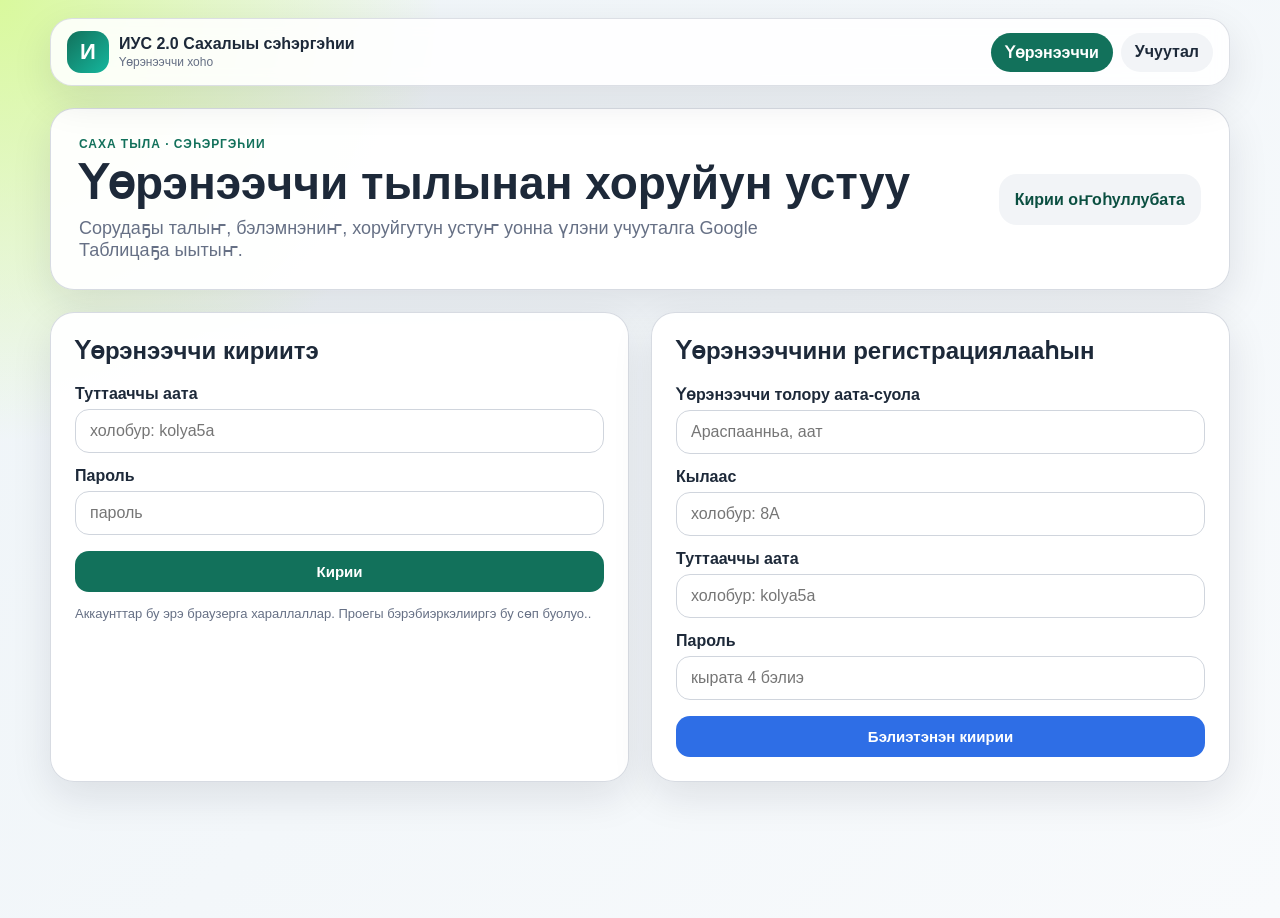
<file: index.html>
<!DOCTYPE html>
<html lang="sah">
<head>
  <meta charset="UTF-8">
  <meta http-equiv="Cache-Control" content="no-cache, no-store, must-revalidate">
  <meta http-equiv="Pragma" content="no-cache">
  <meta http-equiv="Expires" content="0">
  <meta name="viewport" content="width=device-width, initial-scale=1.0">
  <title>ИУС 2.0 — ученик</title>
  <link rel="stylesheet" href="styles.css?v=20260622">
</head>
<body>
<header class="topbar">
  <a class="brand" href="index.html">
    <span class="brand-mark">И</span>
    <span><strong>ИУС 2.0 Сахалыы сэhэргэhии</strong><small>Үөрэнээччи хоhо</small></span>
  </a>
  <nav class="topnav">
    <a class="active" href="index.html">Үөрэнээччи</a>
    <a href="expert.html">Учуутал</a>
  </nav>
</header>

<main class="container wide">
  <section class="hero-card">
    <div>
      <p class="eyebrow">Саха тыла · сэһэргэһии</p>
      <h1>Үөрэнээччи тылынан хоруйун устуу</h1>
      <p class="lead">Сорудаҕы талыҥ, бэлэмнэниҥ, хоруйгутун устуҥ уонна үлэни учууталга Google Таблицаҕа ыытыҥ.</p>
    </div>
    <div class="status-card" id="session-status">Кирии оҥоһуллубата</div>
  </section>

  <section id="auth-view" class="grid two auth-grid">
    <div class="panel">
      <h2>Үөрэнээччи кириитэ</h2>
      <label>Туттааччы аата</label>
      <input id="login-name" type="text" placeholder="холобур: kolya5a" autocomplete="username">
      <label>Пароль</label>
      <input id="login-password" type="password" placeholder="пароль" autocomplete="current-password">
      <button class="primary full" onclick="loginUser()">Кирии</button>
      <p class="hint">Аккаунттар бу эрэ браузерга хараллаллар. Проегы бэрэбиэркэлииргэ бу сөп буолуо..</p>
    </div>
    <div class="panel">
      <h2>Үөрэнээччини регистрациялааһын</h2>
      <label>Үөрэнээччи толору аата-суола</label>
      <input id="reg-fullname" type="text" placeholder="Араспаанньа, аат">
      <label>Кылаас</label>
      <input id="reg-class" type="text" placeholder="холобур: 8А">
      <label>Туттааччы аата</label>
      <input id="reg-login" type="text" placeholder="холобур: kolya5a" autocomplete="username">
      <label>Пароль</label>
      <input id="reg-password" type="password" placeholder="кырата 4 бэлиэ" autocomplete="new-password">
      <button class="secondary full" onclick="registerUser()">Бэлиэтэнэн киирии</button>
    </div>
  </section>

  <section id="student-view" class="hidden">
    <div class="student-head panel compact">
      <div>
        <h2 id="student-title">Үөрэнээччи хоhо</h2>
        <p class="muted" id="student-subtitle"></p>
      </div>
      <div class="student-actions">
        <button class="ghost" onclick="loadTasks(true)">🔄 Сорудахтары саҥардыҥ</button>
        <button class="ghost" onclick="resetStudentProgress()">Төннөрүҥ</button>
        <button class="danger-light" onclick="logout()">Тахсыы</button>
      </div>
    </div>

    <div id="tabs" class="tabs" role="tablist" aria-label="Срудахтар"></div>

    <div class="grid main-grid">
      <article id="task-content" class="task-box"></article>

      <aside class="controls-box">
        <div class="timer-card">
          <span id="timer-label">Бэлэмнэнии кэмэ</span>
          <strong id="time">01:00</strong>
        </div>
        <div class="buttons stacked">
          <button id="timer-btn" onclick="toggleTimer()">▶ Таймеры холбооҥ</button>
          <button id="ready-record-btn" class="ready-btn" onclick="startAnswerNow()">✅ Бэлэммин — устууну саҕалыахха</button>
          <button id="record-btn" class="record-off" onclick="toggleRecording()" disabled>🎙 Устууну саҕалааҥ</button>
        </div>
        <p id="record-status" class="muted center">Таймеры күүтэ түһүөххэ эбэтэр «Бэлэммин — устууну саҕалыахха» баттааҥ.</p>

        <div id="audio-playback-container" class="hidden result-box">
          <h3>Хоруй уһулунна</h3>
          <audio id="audio-playback" controls></audio>
          <label>Үөрэнээччи санаата</label>
          <textarea id="student-note" rows="4" placeholder="Учууталга санааны халларыы"></textarea>
          <button id="send-submission-btn" class="primary full" onclick="sendSubmissionToTeacher()">📤 Үлэни учууталга ыытыҥ</button>
          <button class="ghost full" onclick="downloadSubmission()">⬇ JSON скачайдыыр эбии вариант</button>
          <p id="apps-script-status" class="hint"></p>
        </div>
      </aside>
    </div>
  </section>
</main>

<div id="toast" class="toast hidden"></div>
<script src="apps-script-config.js?v=20260622"></script>
<script>
const USERS_KEY = 'saha_exam_users_v3_clean';
const SESSION_KEY = 'saha_exam_session_v3_clean';
const APPS_SCRIPT_FALLBACK_MESSAGE = 'Apps Script не настроен. Проверьте apps-script-config.js';

let tasks = [];
let currentTaskId = '1';
let timer = null;
let timeLeft = 60;
let isPreparing = true;
let mediaRecorder = null;
let audioChunks = [];
let currentAudio = null;
let currentUser = null;
let activeStream = null;

const fallbackTasks = [
  {id:'1', tabTitle:'1 сорудах\nАаҕыы', title:'1 сорудах. Тиэкиһи ааҕыы', prepSeconds:60, answerSeconds:120, instruction:'Тиэкиһи болҕойон аах. 1 мүнүүтэ бэлэмнэн.', content:'Саха сылгыта – тымныыны тулуйар дьикти боруода.\n\nСаха сылгыта – аан дойдуга саамай тымныыны тулуйар дьиэ кыыла. Бу сылгылар тоҕус ый устата аһаҕас халлаан анныгар сылдьаллар, сиртэн-буортан астарын булуналлар.'},
  {id:'2', tabTitle:'2 сорудах\nКэпсээһин', title:'2 сорудах. Тиэкиһи кэпсээһин', prepSeconds:60, answerSeconds:180, instruction:'Аахпыт тиэкискин сиһилии кэпсээ.', content:'Кэпсээһин: сүрүн санааны, уратыны, түмүгү кэпсээ.'},
  {id:'3', tabTitle:'3 сорудах\nСэһэргээһии', title:'3 сорудах. Сэһэргээһии', prepSeconds:60, answerSeconds:180, instruction:'Тиэмэттэн биирин талан кэпсээҥ.', content:'1. Хартыынаны ойуулааһын.\n2. Проблемнай тиэмэ: Саха тыла — төрүт тыл.\n3. Олоххо буолбут түгэн.'},
  {id:'4', tabTitle:'4 сорудах\nКэпсэтии', title:'4 сорудах. Ыйытыыларга эппиэттээһин', prepSeconds:0, answerSeconds:180, instruction:'Ыйытыыларга толору хоруйу биэр.', content:'1. Саха тылын хайдах харыстыахха сөбүй?\n2. Оскуола хайдах көмөлөһүөн сөбүй?'}
];

function getAppsScriptUrl() {
  const rawUrl = String(window.APPS_SCRIPT_WEB_APP_URL || '').trim();
  if (!rawUrl) return '';
  return rawUrl.replace(/\/dev(\?.*)?$/, '/exec').replace(/\?.*$/, '');
}
function isAppsScriptConfigured() {
  const url = getAppsScriptUrl();
  return Boolean(url && url.startsWith('https://script.google.com/'));
}
function appsScriptJsonp(action, params = {}) {
  return new Promise((resolve, reject) => {
    if (!isAppsScriptConfigured()) return reject(new Error(APPS_SCRIPT_FALLBACK_MESSAGE));
    const callbackName = 'iusCb_' + Date.now() + '_' + Math.random().toString(36).slice(2);
    const query = new URLSearchParams({ action, callback: callbackName, _: Date.now().toString(), ...params });
    const script = document.createElement('script');
    const cleanup = () => { delete window[callbackName]; script.remove(); };
    window[callbackName] = data => { cleanup(); resolve(data); };
    script.onerror = () => { cleanup(); reject(new Error('Apps Script хоруйун ылар кыаллыбата')); };
    script.src = getAppsScriptUrl() + '?' + query.toString();
    document.body.appendChild(script);
  });
}
function postToAppsScriptByForm(payload) {
  return new Promise((resolve, reject) => {
    if (!isAppsScriptConfigured()) return reject(new Error(APPS_SCRIPT_FALLBACK_MESSAGE));
    const iframeName = 'iusSubmitFrame_' + Date.now();
    const iframe = document.createElement('iframe');
    iframe.name = iframeName;
    iframe.style.display = 'none';
    const form = document.createElement('form');
    form.method = 'POST';
    form.action = getAppsScriptUrl();
    form.target = iframeName;
    form.enctype = 'application/x-www-form-urlencoded';
    form.style.display = 'none';
    const input = document.createElement('input');
    input.type = 'hidden';
    input.name = 'payload';
    input.value = JSON.stringify(payload);
    form.appendChild(input);
    let finished = false;
    const cleanup = () => setTimeout(() => { form.remove(); iframe.remove(); }, 1000);
    iframe.onload = () => { if (finished) return; finished = true; cleanup(); resolve(); };
    document.body.appendChild(iframe);
    document.body.appendChild(form);
    form.submit();
    setTimeout(() => { if (!finished) { finished = true; cleanup(); resolve(); } }, 4500);
  });
}
async function postAndVerify(payload, workId) {
  await postToAppsScriptByForm(payload);
  for (let i = 0; i < 6; i++) {
    await sleep(1000);
    try {
      const check = await appsScriptJsonp('get', { id: workId });
      if (check && check.ok && check.item) return check.item;
    } catch (e) {}
  }
  throw new Error('Үлэ таблицаҕа тахсыбата. Бука диэн, Apps Script-ы бэрэбиэркэлээҥ');
}
function sleep(ms) { return new Promise(r => setTimeout(r, ms)); }

function getUsers() { return JSON.parse(localStorage.getItem(USERS_KEY) || '[]'); }
function saveUsers(users) { localStorage.setItem(USERS_KEY, JSON.stringify(users)); }
async function hashPassword(value) {
  if (window.crypto && crypto.subtle) {
    const data = new TextEncoder().encode(value);
    const hash = await crypto.subtle.digest('SHA-256', data);
    return Array.from(new Uint8Array(hash)).map(b => b.toString(16).padStart(2, '0')).join('');
  }
  return btoa(unescape(encodeURIComponent(value)));
}
function makeId(prefix) { return prefix + '-' + Date.now().toString(36) + '-' + Math.random().toString(36).slice(2, 8); }
function showToast(message, type = 'ok') {
  const toast = document.getElementById('toast');
  toast.textContent = message;
  toast.className = 'toast ' + type;
  setTimeout(() => toast.className = 'toast hidden', 3500);
}
async function registerUser() {
  const fullName = document.getElementById('reg-fullname').value.trim();
  const className = document.getElementById('reg-class').value.trim();
  const login = document.getElementById('reg-login').value.trim().toLowerCase();
  const password = document.getElementById('reg-password').value;
  if (!fullName || !className || !login || !password) return showToast('Бары күүлэри толоруҥ', 'error');
  if (password.length < 4) return showToast('Пароль кырата 4 бэлиэлээх буолуохтаах', 'error');
  const users = getUsers();
  if (users.some(u => u.login === login)) return showToast('Инник логин баар', 'error');
  const user = { id: makeId('student'), role:'student', fullName, className, login, passwordHash: await hashPassword(password), createdAt: new Date().toISOString() };
  users.push(user); saveUsers(users);
  localStorage.setItem(SESSION_KEY, JSON.stringify({ userId: user.id }));
  startSession(user);
}
async function loginUser() {
  const login = document.getElementById('login-name').value.trim().toLowerCase();
  const passwordHash = await hashPassword(document.getElementById('login-password').value);
  const user = getUsers().find(u => u.login === login && u.passwordHash === passwordHash && u.role === 'student');
  if (!user) return showToast('Киирэр аат эбэтэр пароль сыыһа', 'error');
  localStorage.setItem(SESSION_KEY, JSON.stringify({ userId: user.id }));
  startSession(user);
}
function restoreSession() {
  const session = JSON.parse(localStorage.getItem(SESSION_KEY) || 'null');
  if (!session) return;
  const user = getUsers().find(u => u.id === session.userId);
  if (user && user.role === 'student') startSession(user);
}
async function startSession(user) {
  currentUser = user;
  document.getElementById('auth-view').classList.add('hidden');
  document.getElementById('student-view').classList.remove('hidden');
  document.getElementById('session-status').textContent = `${user.fullName} · ${user.className}`;
  document.getElementById('student-title').textContent = `Кабинет ученика: ${user.fullName}`;
  document.getElementById('student-subtitle').textContent = `Класс: ${user.className}. Үлэни устуҥ уонна учууталга ыытыҥ.`;
  await loadTasks(false);
  updateAppsScriptStatus();
}
function logout() { localStorage.removeItem(SESSION_KEY); location.reload(); }
async function loadTasks(manual) {
  try {
    if (!isAppsScriptConfigured()) throw new Error(APPS_SCRIPT_FALLBACK_MESSAGE);
    const data = await appsScriptJsonp('listTasks');
    if (!data || !data.ok || !data.tasks || !data.tasks.length) throw new Error(data?.error || 'Сорудахтар көстүбэтилэр');
    tasks = data.tasks;
    if (manual) showToast('Сорудахтар саҥардылыннылар');
  } catch (error) {
    tasks = fallbackTasks;
    if (manual) showToast('аблицатан сорудахтары угар кыаллыбата, ис сорудахтар холбоннулар.', 'warn');
  }
  currentTaskId = String(tasks[0]?.id || '1');
  renderTabs();
  renderTask();
}
function renderTabs() {
  const tabs = document.getElementById('tabs');
  tabs.innerHTML = tasks.map(task => `<button class="tab-btn ${String(task.id) === String(currentTaskId) ? 'active' : ''}" onclick="showTask('${escapeAttr(task.id)}')">${escapeHTML(task.tabTitle || task.title).replace(/\n/g, '<br>')}</button>`).join('');
}
function getCurrentTask() { return tasks.find(t => String(t.id) === String(currentTaskId)) || tasks[0] || fallbackTasks[0]; }
function renderTask() {
  const task = getCurrentTask();
  const hasImage = Boolean(task.image?.fileId || task.imageFileId || task.image?.directUrl);
  const imageBlock = hasImage
    ? `<div id="task-image-box" class="task-image-box"><div class="image-loading">🖼 Сорудах хартыынатын угабыт...</div></div>`
    : '';

  document.getElementById('task-content').innerHTML = `
    <div class="task-header">
      <span class="badge">Сорудах ${escapeHTML(task.id)}</span>
      <h2>${escapeHTML(task.title)}</h2>
    </div>
    <p class="instruction"><em>${escapeHTML(task.instruction)}</em></p>
    ${imageBlock}
    <div class="content-body prewrap">${escapeHTML(task.content)}</div>
  `;

  if (hasImage) loadTaskImageForStudent(task);
  resetTimerLogic();
}

async function loadTaskImageForStudent(task) {
  const box = document.getElementById('task-image-box');
  if (!box) return;

  const showImage = (src) => {
    box.innerHTML = '';
    const img = document.createElement('img');
    img.src = src;
    img.alt = 'Ойуулааһын сорудаҕын хартыыната';
    img.className = 'task-image';
    box.appendChild(img);
  };

  try {
    const response = await appsScriptJsonp('getTaskImage', { id: task.id });
    if (response && response.ok && response.dataUrl) {
      showImage(response.dataUrl);
      return;
    }
    throw new Error(response?.error || 'Хартыына тутулла илик');
  } catch (error) {
    if (task.image?.directUrl) {
      showImage(task.image.directUrl);
      return;
    }
    box.innerHTML = '<div class="image-error">Хартыынаны угар кыаллыбата. «Сорудахтары саҥардыҥ» баттааҥ эбэтэр учууталга биллэриҥ.</div>';
  }
}
function showTask(id) { currentTaskId = String(id); renderTabs(); renderTask(); }
function resetTimerLogic() {
  clearInterval(timer); timer = null; stopRecordingIfNeeded(); currentAudio = null;
  const task = getCurrentTask();
  isPreparing = Number(task.prepSeconds || 0) > 0;
  timeLeft = isPreparing ? Number(task.prepSeconds) : Number(task.answerSeconds || 180);
  document.getElementById('timer-btn').innerText = '▶ Устууну саҕалааҥ';
  document.getElementById('timer-label').innerText = isPreparing ? 'Бэлэмнэнии кэмэ' : 'Хоруйдууруҥ';
  document.getElementById('time').innerText = formatTime(timeLeft);
  document.getElementById('record-btn').disabled = isPreparing;
  document.getElementById('record-btn').innerText = '🎙 Устууну саҕалааҥ';
  document.getElementById('record-btn').className = 'record-off';
  const readyBtn = document.getElementById('ready-record-btn');
  readyBtn.classList.toggle('hidden', !isPreparing); readyBtn.disabled = !isPreparing;
  document.getElementById('record-status').textContent = isPreparing ? 'Таймеры күүтэ түһүөххэ эбэтэр «Бэлэммин — устууну саҕалыахха» баттааҥ.' : 'Хоруйу тута устуохха сөп.';
  document.getElementById('audio-playback-container').classList.add('hidden');
  document.getElementById('audio-playback').removeAttribute('src');
  document.getElementById('student-note').value = '';
}
function formatTime(seconds) { const m = Math.floor(seconds / 60).toString().padStart(2,'0'); const s = (seconds % 60).toString().padStart(2,'0'); return `${m}:${s}`; }
function toggleTimer() {
  if (timer) { clearInterval(timer); timer = null; document.getElementById('timer-btn').innerText = '▶ Таймеры салҕааҥ'; }
  else { document.getElementById('timer-btn').innerText = '⏸ Таймеры тохтотуҥ'; timer = setInterval(updateTimer, 1000); }
}
function switchToAnswerMode(message) {
  clearInterval(timer); timer = null;
  const task = getCurrentTask();
  isPreparing = false; timeLeft = Number(task.answerSeconds || 180);
  document.getElementById('timer-label').innerText = 'Хоруйдууруҥ';
  document.getElementById('time').innerText = formatTime(timeLeft);
  document.getElementById('record-btn').disabled = false;
  document.getElementById('ready-record-btn').classList.add('hidden');
  document.getElementById('ready-record-btn').disabled = true;
  document.getElementById('record-status').textContent = message || 'Хоруйу устуохха сөп.';
}
async function startAnswerNow() {
  switchToAnswerMode('Хоруй устуутун саҕалыыбыт...');
  const started = await toggleRecording();
  if (started) { document.getElementById('timer-btn').innerText = '⏸ Таймеры тохтотуҥ'; timer = setInterval(updateTimer, 1000); }
  else { document.getElementById('timer-btn').innerText = '▶ Хоруй таймерын холбооҥ'; }
}
function updateTimer() {
  if (timeLeft <= 0) {
    clearInterval(timer); timer = null;
    if (isPreparing) { showToast('Бэлэмнэнии кэмэ бүттэ!'); switchToAnswerMode('Устуу кнопкатын баттааҥ уонна куоласкытынан хоруйдааҥ.'); }
    else { showToast('Бириэмэ бүттэ!', 'warn'); if (mediaRecorder && mediaRecorder.state === 'recording') stopRecordingIfNeeded(); }
    return;
  }
  timeLeft--; document.getElementById('time').innerText = formatTime(timeLeft);
}
function getSupportedMimeType() { return ['audio/webm;codecs=opus','audio/webm','audio/ogg;codecs=opus','audio/mp4'].find(t => window.MediaRecorder && MediaRecorder.isTypeSupported(t)) || ''; }
async function toggleRecording() {
  const recordBtn = document.getElementById('record-btn');
  if (!navigator.mediaDevices || !navigator.mediaDevices.getUserMedia) { showToast('Браузер микрофону өйөөбөт', 'error'); return false; }
  if (recordBtn.classList.contains('record-off')) {
    try {
      audioChunks = [];
      const mimeType = getSupportedMimeType();
      activeStream = await navigator.mediaDevices.getUserMedia({ audio: true });
      mediaRecorder = new MediaRecorder(activeStream, mimeType ? { mimeType } : undefined);
      mediaRecorder.ondataavailable = e => { if (e.data && e.data.size > 0) audioChunks.push(e.data); };
      mediaRecorder.onstop = async () => {
        const type = mediaRecorder.mimeType || 'audio/webm';
        const audioBlob = new Blob(audioChunks, { type });
        const audioUrl = URL.createObjectURL(audioBlob);
        currentAudio = { blob: audioBlob, dataUrl: await blobToDataURL(audioBlob), mimeType: type, size: audioBlob.size };
        document.getElementById('audio-playback').src = audioUrl;
        document.getElementById('audio-playback-container').classList.remove('hidden');
        document.getElementById('record-status').textContent = 'Устуу бэлэм. Үлэни учууталга ыытыҥ.';
        stopTracks();
      };
      mediaRecorder.start();
      recordBtn.innerText = '⏹ Устууну тохтотуҥ';
      recordBtn.className = 'record-on';
      document.getElementById('record-status').textContent = 'Устууну тохтотуҥ...';
      return true;
    } catch (error) {
      showToast('Микрофоҥҥо киирэр быраабы биэриҥ', 'error');
      return false;
    }
  } else { stopRecordingIfNeeded(); return true; }
}
function stopRecordingIfNeeded() { if (mediaRecorder && mediaRecorder.state === 'recording') mediaRecorder.stop(); const b = document.getElementById('record-btn'); if (b) { b.innerText = '🎙 Устууну саҕалааҥ'; b.className = 'record-off'; } }
function stopTracks() { if (activeStream) { activeStream.getTracks().forEach(t => t.stop()); activeStream = null; } }
function blobToDataURL(blob) { return new Promise((res, rej) => { const reader = new FileReader(); reader.onloadend = () => res(reader.result); reader.onerror = rej; reader.readAsDataURL(blob); }); }
function collectSubmission() {
  if (!currentAudio) return null;
  const task = getCurrentTask();
  const ext = currentAudio.mimeType.includes('ogg') ? 'ogg' : currentAudio.mimeType.includes('mp4') ? 'm4a' : 'webm';
  return { app:'saha-exam-v2', type:'student-submission', version:4, id:makeId('work'), createdAt:new Date().toISOString(), status:'sent', student:{ id:currentUser.id, fullName:currentUser.fullName, className:currentUser.className, login:currentUser.login }, task:{ id:task.id, title:task.title, instruction:task.instruction }, note:document.getElementById('student-note').value.trim(), audio:{ fileName:`answer-task-${task.id}.${ext}`, mimeType:currentAudio.mimeType, size:currentAudio.size, dataUrl:currentAudio.dataUrl } };
}
async function sendSubmissionToTeacher() {
  if (!currentAudio) return showToast('Бастаан хоруйгутун устуҥ', 'error');
  if (!isAppsScriptConfigured()) return showToast(APPS_SCRIPT_FALLBACK_MESSAGE, 'error');
  const btn = document.getElementById('send-submission-btn'); const old = btn.textContent; btn.disabled = true; btn.textContent = 'Ыытабыт...';
  try {
    const submission = collectSubmission(); submission.sentAt = new Date().toISOString();
    const saved = await postAndVerify({ action:'submit', submission }, submission.id);
    if (saved.status === 'audio_error') showToast('Үлэ кэллэ, ол эрэн аудиота алҕастаах: ' + (saved.audioError || ''), 'warn');
    else showToast('Үлэ учууталга ыытылынна');
    document.getElementById('apps-script-status').textContent = 'Үлэ Google Таблицаҕа баар. Статус: ' + (saved.status || 'sent');
  } catch (error) { showToast(error.message || 'Ыытар кыаллыбата', 'error'); }
  finally { btn.disabled = false; btn.textContent = old; }
}
function downloadSubmission() { const s = collectSubmission(); if (!s) return showToast('Бастаан хоруйгутун устуҥ', 'error'); downloadJSON(s, `работа_${currentUser.fullName.replace(/[^А-Яа-яA-Za-z0-9_-]+/g,'_')}_${s.task.id}.json`); }
function downloadJSON(data, filename) { const blob = new Blob([JSON.stringify(data, null, 2)], {type:'application/json;charset=utf-8'}); const url = URL.createObjectURL(blob); const a = document.createElement('a'); a.href=url; a.download=filename; document.body.appendChild(a); a.click(); a.remove(); URL.revokeObjectURL(url); }
function resetStudentProgress() { renderTask(); showToast('Сорудах уларытыыта уһулунна'); }
function updateAppsScriptStatus() { const s = document.getElementById('apps-script-status'); if (s) s.textContent = isAppsScriptConfigured() ? 'Google Таблица холбонно.' : 'Google Таблица туруорулла илик.'; }
function escapeHTML(v) { return String(v ?? '').replace(/[&<>'"]/g, ch => ({'&':'&amp;','<':'&lt;','>':'&gt;',"'":'&#39;','"':'&quot;'}[ch])); }
function escapeAttr(v) { return String(v ?? '').replace(/[\\']/g, '\\$&').replace(/</g, '&lt;'); }
restoreSession();
</script>
</body>
</html>
</file>
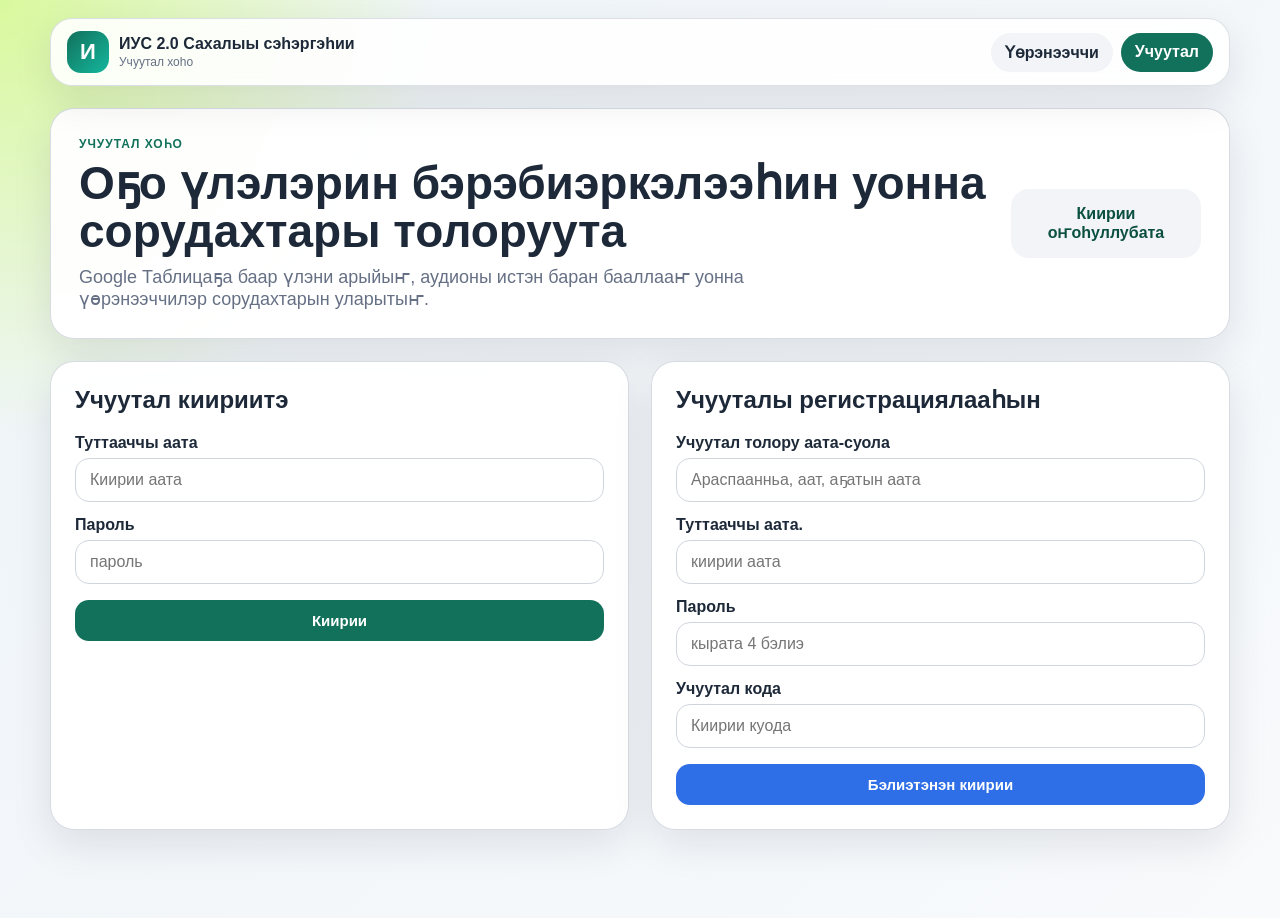
<file: expert.html>
<!DOCTYPE html>
<html lang="sah">
<head>
  <meta charset="UTF-8">
  <meta http-equiv="Cache-Control" content="no-cache, no-store, must-revalidate">
  <meta http-equiv="Pragma" content="no-cache">
  <meta http-equiv="Expires" content="0">
  <meta name="viewport" content="width=device-width, initial-scale=1.0">
  <title>ИУС 2.0 — учитель</title>
  <link rel="stylesheet" href="styles.css?v=20260622">
</head>
<body>
<header class="topbar">
  <a class="brand" href="index.html">
    <span class="brand-mark">И</span>
    <span><strong>ИУС 2.0 Сахалыы сэhэргэhии</strong><small>Учуутал хоhо</small></span>
  </a>
  <nav class="topnav">
    <a href="index.html">Үөрэнээччи</a>
    <a class="active" href="expert.html">Учуутал</a>
  </nav>
</header>

<main class="container wide">
  <section class="hero-card">
    <div>
      <p class="eyebrow">Учуутал хоһо</p>
      <h1>Оҕо үлэлэрин бэрэбиэркэлээһин уонна сорудахтары толоруута</h1>
      <p class="lead">Google Таблицаҕа баар үлэни арыйыҥ, аудионы истэн баран бааллааҥ уонна үөрэнээччилэр сорудахтарын уларытыҥ.</p>
    </div>
    <div class="status-card" id="session-status">Киирии оҥоhуллубата</div>
  </section>

  <section id="auth-view" class="grid two auth-grid">
    <div class="panel">
      <h2>Учуутал киириитэ</h2>
      <label>Туттааччы аата</label>
      <input id="login-name" type="text" placeholder="Киирии аата" autocomplete="username">
      <label>Пароль</label>
      <input id="login-password" type="password" placeholder="пароль" autocomplete="current-password">
      <button class="primary full" onclick="loginTeacher()">Киирии</button>
    </div>
    <div class="panel">
      <h2>Учууталы регистрациялааһын</h2>
      <label>Учуутал толору аата-суола</label>
      <input id="reg-fullname" type="text" placeholder="Араспаанньа, аат, аҕатын аата">
      <label>Туттааччы аата.</label>
      <input id="reg-login" type="text" placeholder="киирии аата" autocomplete="username">
      <label>Пароль</label>
      <input id="reg-password" type="password" placeholder="кырата 4 бэлиэ" autocomplete="new-password">
      <label>Учуутал кода</label>
      <input id="reg-teacher-code" type="password" placeholder="Киирии куода">
      <button class="secondary full" onclick="registerTeacher()">Бэлиэтэнэн киирии</button>
    </div>
  </section>

  <section id="teacher-view" class="hidden">
    <div class="teacher-head panel compact">
      <div>
        <h2 id="teacher-title">Учуутал хоһо</h2>
        <p class="muted">Бастаан «холбооһуну бэрэбиэркэлээ» диэни баттаа, онтон үлэни хачайдаа.</p>
      </div>
      <button class="danger-light" onclick="logout()">Тахсыы</button>
    </div>

    <div class="grid teacher-grid">
      <aside class="panel no-print">
        <h2>1. Google Таблица</h2>
        <button class="secondary full" onclick="checkConnection()">🔎 Холбооһуну бэрэбиэркэлээ</button>
        <button class="primary full" onclick="loadSubmissions()">🔄 Ыытыллыбыт үлэлэри көрдөөһүн</button>
        <div id="teacher-status" class="hint status-line">Холбооһуну бэрэбиэркэлээ.</div>
        <div id="submissions-list" class="work-list"></div>

        <h2>2. Иhиттик</h2>
        <audio id="student-audio" controls class="full-audio"></audio>
        <p id="audio-hint" class="hint">Үлэ арыллыбытын кэннэ манна тылбаас баар буолуоҕа.</p>

        <h2>3. JSON Эбии барыйаан</h2>
        <label class="file-drop">
          <input id="submission-file" type="file" accept="application/json,.json" onchange="importSubmission(event)">
          <span>⬆ Эппиэт JSON-файлын киллэр</span>
        </label>

        <h2>4. Учуутал быһаарыыта</h2>
        <textarea id="teacher-comment" rows="5" placeholder="Хос быһаарыылар, сүбэлээһиннэр"></textarea>
      </aside>

      <section class="panel protocol-panel" id="protocol-print-area">
        <div class="protocol-header">
          <div>
            <p class="eyebrow">Боротокуол</p>
            <h1>Түмүк собеседование сыанабылын боротокуола</h1>
          </div>
          <div class="verdict-card" id="verdict">БАРЫТА ТУРУОРУЛЛА ИЛИК</div>
        </div>

        <div id="import-info" class="result-box hidden"></div>

        <div class="student-form grid three">
          <label>Үөрэнээччи<input id="student-name" type="text" placeholder="ФИО ученика"></label>
          <label>Кылаас<input id="student-class" type="text" placeholder="8А"></label>
          <label>Сорудах<input id="task-title" type="text" placeholder="Сорудах"></label>
        </div>

        <div id="criteria-list" class="criteria-list"></div>

        <div class="score-footer">
          <div><span>Уопсай балл</span><strong><span id="total-score">0</span> / 16</strong></div>
          <div><span>Бэрэбиэркэ күнэ-дьылаи</span><strong id="check-date"></strong></div>
        </div>

        <div class="print-comment">
          <h3>Учуутал быһаарыыта</h3>
          <p id="print-comment-text">—</p>
        </div>

        <div class="buttons no-print protocol-actions">
          <button class="secondary" onclick="saveCheckResult()">💾 Түмүгү хаалларыы</button>
          <button class="primary" onclick="exportProtocol()">⬇ Боротокуолу хачайдаан ылыы</button>
          <button onclick="window.print()">🖨 Бэчээт</button>
        </div>
      </section>
    </div>

    <section class="panel no-print task-editor-panel">
      <h2>Үөрэнээччи сорудаҕын уларытар сир</h2>
      <p class="muted">Сорудахтар испииһэккэ угуллаллар <strong>tasks</strong> Google Таблицалар. Уларытыыны киллэрбит кэннэ үөрэнээччи «Сорудахтары саҥарт» эбэтэр Ctrl+F5 баттыахтаах.</p>
      <div class="grid task-editor-grid">
        <aside>
          <button class="secondary full" onclick="loadTasksForEdit()">🔄 Сорудахтары киллэр</button>
          <div id="task-list" class="work-list"></div>
        </aside>
        <div class="editor-form">
          <label>Сорудах нүөмэрэ (ID)</label>
          <input id="edit-task-id" type="text" placeholder="1">
          <label>Сирэй аата</label>
          <input id="edit-task-tab" type="text" placeholder="1 сорудах. Ааҕыы">
          <label>Толору аата</label>
          <input id="edit-task-title" type="text" placeholder="1 сорудах. Тиэкиһи ааҕыы">
          <div class="grid two">
            <label>Бэлэмнэнии, сөк.<input id="edit-task-prep" type="number" min="0" value="60"></label>
            <label>Эппиэт, сөк.<input id="edit-task-answer" type="number" min="10" value="180"></label>
          </div>
          <label>Инструкция</label>
          <textarea id="edit-task-instruction" rows="3"></textarea>
          <label>Текст / ыйытыылар  / тема</label>
          <textarea id="edit-task-content" rows="10"></textarea>

          <div class="task-image-editor">
            <h3>Ойулуур хартыына</h3>
            <p class="hint">Сорудахха хартыыната угуҥ. Үөрэнээччи аны бэйэтин кабинетыгар көрүө уонна хартыынаны тылынан ойуулаан биэриэ.</p>
            <div id="edit-task-image-info" class="hint">Хартыына талылла илик.</div>
            <div id="edit-task-image-preview" class="task-image-preview hidden"></div>
            <label>Хартыынаны талыҥ</label>
            <input id="edit-task-image-file" type="file" accept="image/*">
            <div class="buttons protocol-actions">
              <button class="secondary" onclick="uploadTaskImageFromEditor()">🖼 Сорудахха хартыыната угуҥ</button>
              <button class="danger-light" onclick="clearTaskImageFromEditor()">Хартыынаны сотуҥ</button>
            </div>
          </div>

          <button class="primary full" onclick="saveTaskFromEditor()">💾 Түмүгү хаалларыы</button>
          <div id="task-editor-status" class="hint"></div>
        </div>
      </div>
    </section>
  </section>
</main>

<div id="toast" class="toast hidden"></div>
<script src="apps-script-config.js?v=20260622"></script>
<script>
const TEACHER_CODE = 'SAHA2026';
const USERS_KEY = 'saha_exam_users_v3_clean';
const SESSION_KEY = 'saha_exam_session_v3_clean';
const RESULTS_KEY = 'saha_exam_results_v3_clean';
let currentUser = null;
let currentSubmission = null;
let editableTasks = [];

const criteria = [
  { group:'1 сорудах. Тэкиһи ааҕыы (ИЧ)', items:[{code:'ИЧ1',text:'Ааҕыы интонацията сөп түбэһэр',score:1},{code:'ИЧ2',text:'Тэми батыһан сөпкө ааҕыы',score:1}]},
  { group:'2 сорудах. Тэкиһи кэпсээһин (ИП)', items:[{code:'ИП1',text:'Сүрүн санаалары барытын эттэ',score:2},{code:'ИП2',text:'Сыыһа өйдөбүлү киллэрбэтэ',score:1},{code:'ИП3',text:'Цитатаны сөпкө туттубут',score:1},{code:'ИП4',text:'Цитатаны уган кэпсииригэр сыыспыта суох',score:1}]},
  { group:'3 сорудах. Монолог (ИМ)', items:[{code:'ИМ1',text:'Сорудаҕы толордо, 10-тан тахса этии',score:1},{code:'ИМ2',text:'Этиилэр логика өттүнэн сөптөр',score:1},{code:'ИМ3',text:'Тыл арааһын сөпкө туттуу',score:1}]},
  { group:'4 сорудах. Диалог (ИД)', items:[{code:'ИД1',text:'Ыйытыыларга толору хоруйдаата',score:1},{code:'ИД2',text:'Саҥарар култууратын тутуста',score:1}]},
  { group:'Саҥа таба иһиллиитэ уонна грамотноһа (Р)', items:[{code:'Р1',text:'Грамматика сыыһата суох',score:1},{code:'Р2',text:'Тыллары сөпкө туттуу',score:1},{code:'Р3',text:'Орфоэпия сыыһата суох',score:1},{code:'Р4',text:'Тыл ситимэ сөпкө тутуллубут',score:1},{code:'Р5',text:'Саҥарыы тэмигэр сыыһа суох',score:1}]}
];

function getAppsScriptUrl(){ const raw=String(window.APPS_SCRIPT_WEB_APP_URL||'').trim(); return raw ? raw.replace(/\/dev(\?.*)?$/,'/exec').replace(/\?.*$/,'') : ''; }
function isAppsScriptConfigured(){ const url=getAppsScriptUrl(); return Boolean(url && url.startsWith('https://script.google.com/')); }
function appsScriptJsonp(action, params={}){ return new Promise((resolve,reject)=>{ if(!isAppsScriptConfigured()) return reject(new Error('Apps Script не настроен')); const cb='iusCb_'+Date.now()+'_'+Math.random().toString(36).slice(2); const q=new URLSearchParams({action,callback:cb,_:Date.now().toString(),...params}); const s=document.createElement('script'); const cleanup=()=>{delete window[cb];s.remove();}; window[cb]=data=>{cleanup();resolve(data);}; s.onerror=()=>{cleanup();reject(new Error('Не удалось получить ответ Apps Script'));}; s.src=getAppsScriptUrl()+'?'+q.toString(); document.body.appendChild(s); }); }
function postToAppsScriptByForm(payload){ return new Promise((resolve,reject)=>{ if(!isAppsScriptConfigured()) return reject(new Error('Apps Script не настроен')); const iframeName='iusFrame_'+Date.now(); const iframe=document.createElement('iframe'); iframe.name=iframeName; iframe.style.display='none'; const form=document.createElement('form'); form.method='POST'; form.action=getAppsScriptUrl(); form.target=iframeName; form.enctype='application/x-www-form-urlencoded'; form.style.display='none'; const input=document.createElement('input'); input.type='hidden'; input.name='payload'; input.value=JSON.stringify(payload); form.appendChild(input); let done=false; const cleanup=()=>setTimeout(()=>{form.remove();iframe.remove();},1000); iframe.onload=()=>{if(done)return;done=true;cleanup();resolve();}; document.body.appendChild(iframe); document.body.appendChild(form); form.submit(); setTimeout(()=>{if(!done){done=true;cleanup();resolve();}},4500); }); }
function sleep(ms){return new Promise(r=>setTimeout(r,ms));}

function getUsers(){return JSON.parse(localStorage.getItem(USERS_KEY)||'[]');}
function saveUsers(users){localStorage.setItem(USERS_KEY,JSON.stringify(users));}
async function hashPassword(value){ if(window.crypto&&crypto.subtle){ const data=new TextEncoder().encode(value); const hash=await crypto.subtle.digest('SHA-256',data); return Array.from(new Uint8Array(hash)).map(b=>b.toString(16).padStart(2,'0')).join(''); } return btoa(unescape(encodeURIComponent(value))); }
function makeId(prefix){return prefix+'-'+Date.now().toString(36)+'-'+Math.random().toString(36).slice(2,8);}
function showToast(message,type='ok'){const t=document.getElementById('toast');t.textContent=message;t.className='toast '+type;setTimeout(()=>t.className='toast hidden',3500);}
function setStatus(message,type=''){const el=document.getElementById('teacher-status');el.textContent=message;el.className='hint status-line '+type;}
async function registerTeacher(){ const fullName=document.getElementById('reg-fullname').value.trim(); const login=document.getElementById('reg-login').value.trim().toLowerCase(); const password=document.getElementById('reg-password').value; const code=document.getElementById('reg-teacher-code').value.trim(); if(!fullName||!login||!password)return showToast('Заполните все поля','error'); if(password.length<4)return showToast('Пароль минимум 4 символа','error'); if(code!==TEACHER_CODE)return showToast('Неверный код учителя','error'); const users=getUsers(); if(users.some(u=>u.login===login))return showToast('Такой логин уже есть','error'); const user={id:makeId('teacher'),role:'teacher',fullName,login,passwordHash:await hashPassword(password),createdAt:new Date().toISOString()}; users.push(user); saveUsers(users); localStorage.setItem(SESSION_KEY,JSON.stringify({userId:user.id})); startSession(user); }
async function loginTeacher(){ const login=document.getElementById('login-name').value.trim().toLowerCase(); const passwordHash=await hashPassword(document.getElementById('login-password').value); const user=getUsers().find(u=>u.login===login&&u.role==='teacher'&&u.passwordHash===passwordHash); if(!user)return showToast('Логин или пароль неверный','error'); localStorage.setItem(SESSION_KEY,JSON.stringify({userId:user.id})); startSession(user); }
function restoreSession(){const s=JSON.parse(localStorage.getItem(SESSION_KEY)||'null'); if(!s)return; const u=getUsers().find(x=>x.id===s.userId); if(u&&u.role==='teacher') startSession(u);}
function startSession(user){ currentUser=user; document.getElementById('auth-view').classList.add('hidden'); document.getElementById('teacher-view').classList.remove('hidden'); document.getElementById('session-status').textContent=user.fullName; document.getElementById('teacher-title').textContent='Учуутал хоhо: '+user.fullName; renderCriteria(); createBlankProtocol(); setDate(); }
function logout(){localStorage.removeItem(SESSION_KEY);location.reload();}
function renderCriteria(){ const list=document.getElementById('criteria-list'); list.innerHTML=criteria.map(g=>`<section class="criteria-group"><h3>${escapeHTML(g.group)}</h3>${g.items.map(item=>`<label class="criterion"><input type="checkbox" class="score" data-code="${item.code}" data-score="${item.score}" onchange="calcTotal()"><span><strong>${item.code}</strong> ${escapeHTML(item.text)}</span><em>${item.score}</em></label>`).join('')}</section>`).join(''); calcTotal(); }
function calcTotal(){ let total=0; document.querySelectorAll('.score').forEach(b=>{if(b.checked)total+=Number(b.dataset.score||0);}); document.getElementById('total-score').textContent=total; const v=document.getElementById('verdict'); if(total>=10){v.textContent='ЗАЧЁТ 🎉';v.className='verdict-card ok';} else if(total===0){v.textContent='БАРЫТА ТУРУОРУЛЛА ИЛИК';v.className='verdict-card';} else {v.textContent='НЕЗАЧЁТ ❌';v.className='verdict-card bad';} refreshProtocol(); }
function setDate(){document.getElementById('check-date').textContent=new Date().toLocaleDateString('ru-RU');}
function refreshProtocol(){ setDate(); const c=document.getElementById('teacher-comment').value.trim(); document.getElementById('print-comment-text').textContent=c||'—'; }
document.addEventListener('input', e=>{if(e.target&&e.target.id==='teacher-comment')refreshProtocol();});
async function checkConnection(){ setStatus('Проверяем...'); try{ const data=await appsScriptJsonp('diagnose'); if(!data||!data.ok)throw new Error(data?.error||'Ошибка'); const d=data.diagnose||{}; setStatus(`Подключено. works: ${d.worksSheet?'да':'нет'}, tasks: ${d.tasksSheet?'да':'нет'}, Drive: ${d.drive?'да':'нет'}.`, d.drive?'':'warn'); showToast('Подключение проверено'); }catch(e){setStatus('Ошибка подключения: '+(e.message||e),'error');} }
async function loadSubmissions(){ const list=document.getElementById('submissions-list'); list.innerHTML=''; setStatus('Загружаем работы...'); try{ const data=await appsScriptJsonp('list',{limit:'50'}); if(!data||!data.ok)throw new Error(data?.error||'Ошибка'); const items=data.items||[]; if(!items.length){setStatus('Пока нет отправленных работ.');return;} setStatus('Найдено работ: '+items.length); list.innerHTML=items.map(item=>`<div class="work-card"><strong>${escapeHTML(item.student?.fullName||'Без имени')}</strong><span>${escapeHTML(item.student?.className||'—')} · ${escapeHTML(item.task?.title||'Задание')} · ${formatDateTime(item.sentAt)}</span><em>${escapeHTML(item.status||'sent')}</em>${item.audioError?`<small class="error-text">Ошибка аудио: ${escapeHTML(item.audioError)}</small>`:''}<button class="ghost full" onclick="openSubmission('${escapeAttr(item.id)}')">Открыть работу</button></div>`).join(''); }catch(e){setStatus('Не удалось загрузить работы: '+(e.message||e),'error');} }
async function openSubmission(id){ try{ const data=await appsScriptJsonp('get',{id}); if(!data||!data.ok||!data.item)throw new Error(data?.error||'Работа не найдена'); const item=data.item; item.appsScriptId=id; applySubmissionData(item,'Работа из общей Google Таблицы'); await loadAudioForSubmission(item); }catch(e){showToast('Не удалось открыть работу: '+(e.message||e),'error');} }
async function loadAudioForSubmission(item){ const audio=document.getElementById('student-audio'); const hint=document.getElementById('audio-hint'); audio.removeAttribute('src'); if(!item.audio||!item.audio.fileId){hint.textContent='У работы нет audioFileId. '+(item.audioError||''); return;} hint.textContent='Загружаем аудио из Google Drive...'; try{ const response=await appsScriptJsonp('getAudio',{id:item.id}); if(response&&response.ok&&response.dataUrl){audio.src=response.dataUrl; hint.textContent='Аудио загружено. Нажмите Play.'; return;} throw new Error(response?.error||'Не удалось получить аудио'); }catch(e){ hint.textContent='Не удалось загрузить аудио через Apps Script. Пробуем прямую ссылку Drive.'; if(item.audio.directUrl){ audio.src=item.audio.directUrl; } showToast('Проверьте доступ DriveApp или audioFileId','warn'); } }
function applySubmissionData(data,source){ currentSubmission=data; document.getElementById('student-name').value=data.student?.fullName||''; document.getElementById('student-class').value=data.student?.className||''; document.getElementById('task-title').value=data.task?.title||''; const box=document.getElementById('import-info'); box.classList.remove('hidden'); box.textContent=[source,`Ученик: ${data.student?.fullName||'—'}`,`Класс: ${data.student?.className||'—'}`,`Задание: ${data.task?.title||'—'}`,`Отправлено: ${formatDateTime(data.sentAt||data.createdAt)}`,`Комментарий ученика: ${data.note||'—'}`,data.audioError?`Ошибка аудио: ${data.audioError}`:''].filter(Boolean).join('\n'); clearScores(); refreshProtocol(); }
function importSubmission(event){ const file=event.target.files[0]; if(!file)return; const r=new FileReader(); r.onload=()=>{try{const data=JSON.parse(r.result); applySubmissionData(data,'Работа из JSON-файла'); const audio=document.getElementById('student-audio'); if(data.audio?.dataUrl){audio.src=data.audio.dataUrl; document.getElementById('audio-hint').textContent='Аудио из JSON загружено.';} }catch(e){showToast('Не удалось прочитать JSON','error');}}; r.readAsText(file,'utf-8'); }
function createBlankProtocol(){ currentSubmission=null; document.getElementById('student-name').value=''; document.getElementById('student-class').value=''; document.getElementById('task-title').value=''; document.getElementById('student-audio').removeAttribute('src'); document.getElementById('audio-hint').textContent='После открытия работы здесь появится запись.'; document.getElementById('import-info').classList.add('hidden'); document.getElementById('teacher-comment').value=''; clearScores(); refreshProtocol(); }
function clearScores(){document.querySelectorAll('.score').forEach(b=>b.checked=false); calcTotal();}
function collectResult(){ const selected=Array.from(document.querySelectorAll('.score')).filter(b=>b.checked).map(b=>({code:b.dataset.code,score:Number(b.dataset.score)})); const total=selected.reduce((s,i)=>s+i.score,0); return {app:'saha-exam-v2',type:'teacher-result',id:makeId('result'),checkedAt:new Date().toISOString(),teacher:{id:currentUser.id,fullName:currentUser.fullName,login:currentUser.login},student:{fullName:document.getElementById('student-name').value.trim(),className:document.getElementById('student-class').value.trim()},taskTitle:document.getElementById('task-title').value.trim(),selected,total,maxTotal:16,verdict:total>=10?'ЗАЧЁТ':'НЕЗАЧЁТ',teacherComment:document.getElementById('teacher-comment').value.trim(),sourceAppsScriptId:currentSubmission?.appsScriptId||currentSubmission?.id||null}; }
async function saveCheckResult(){ const result=collectResult(); if(!result.student.fullName)return showToast('Укажите ФИО ученика','error'); localStorage.setItem(RESULTS_KEY,JSON.stringify([result,...JSON.parse(localStorage.getItem(RESULTS_KEY)||'[]')].slice(0,50))); if(result.sourceAppsScriptId&&isAppsScriptConfigured()){ try{ await postToAppsScriptByForm({action:'saveResult',submissionId:result.sourceAppsScriptId,result}); showToast('Результат сохранён'); loadSubmissions(); return; }catch(e){showToast('Сохранено в браузере, но не в таблице','warn');return;} } showToast('Результат сохранён в браузере'); }
function exportProtocol(){ const result=collectResult(); if(!result.student.fullName)return showToast('Укажите ФИО ученика','error'); const html=`<!DOCTYPE html><html><head><meta charset="UTF-8"><title>Протокол</title><style>body{font-family:Arial;padding:30px;line-height:1.5}table{width:100%;border-collapse:collapse}td,th{border:1px solid #999;padding:7px}.total{font-size:22px;font-weight:bold}</style></head><body><h1>Түмүк собеседование сыанабылын боротокуола</h1><p><b>Ученик:</b> ${escapeHTML(result.student.fullName)}</p><p><b>Класс:</b> ${escapeHTML(result.student.className||'—')}</p><p><b>Задание:</b> ${escapeHTML(result.taskTitle||'—')}</p><p><b>Учитель:</b> ${escapeHTML(result.teacher.fullName)}</p><table><tr><th>Критерий</th><th>Балл</th></tr>${criteria.flatMap(g=>g.items).map(item=>`<tr><td>${item.code} — ${escapeHTML(item.text)}</td><td>${result.selected.find(s=>s.code===item.code)?item.score:0}</td></tr>`).join('')}</table><p class="total">Итого: ${result.total} / 16</p><h2>${result.verdict}</h2><h3>Комментарий</h3><p>${escapeHTML(result.teacherComment||'—')}</p></body></html>`; downloadFile(html,`протокол_${(result.student.fullName||'student').replace(/[^А-Яа-яA-Za-z0-9_-]+/g,'_')}.html`,'text/html;charset=utf-8'); }
function downloadFile(content,filename,type){const blob=new Blob([content],{type}); const url=URL.createObjectURL(blob); const a=document.createElement('a'); a.href=url; a.download=filename; document.body.appendChild(a); a.click(); a.remove(); URL.revokeObjectURL(url);}
async function loadTasksForEdit(){ const box=document.getElementById('task-list'); box.innerHTML='Загружаем...'; try{ const data=await appsScriptJsonp('listTasks'); if(!data||!data.ok)throw new Error(data?.error||'Ошибка'); editableTasks=data.tasks||[]; box.innerHTML=editableTasks.map(t=>`<div class="work-card"><strong>${escapeHTML(t.id)}. ${escapeHTML(t.title)}</strong><span>${escapeHTML(t.tabTitle||'')}</span><button class="ghost full" onclick="editTask('${escapeAttr(t.id)}')">Редактировать</button></div>`).join(''); if(editableTasks[0]) editTask(editableTasks[0].id); }catch(e){box.innerHTML='<p class="error-text">Не удалось загрузить задания: '+escapeHTML(e.message||e)+'</p>';} }
function editTask(id){
  const t=editableTasks.find(x=>String(x.id)===String(id));
  if(!t)return;
  document.getElementById('edit-task-id').value=t.id;
  document.getElementById('edit-task-tab').value=t.tabTitle||'';
  document.getElementById('edit-task-title').value=t.title||'';
  document.getElementById('edit-task-prep').value=t.prepSeconds||0;
  document.getElementById('edit-task-answer').value=t.answerSeconds||180;
  document.getElementById('edit-task-instruction').value=t.instruction||'';
  document.getElementById('edit-task-content').value=t.content||'';
  const fileInput=document.getElementById('edit-task-image-file');
  if(fileInput) fileInput.value='';
  renderTaskImagePreview(t);
}

async function renderTaskImagePreview(task){
  const info=document.getElementById('edit-task-image-info');
  const preview=document.getElementById('edit-task-image-preview');
  if(!info||!preview) return;
  preview.classList.add('hidden');
  preview.innerHTML='';

  if(!task?.image?.fileId){
    info.textContent='Бу сорудахха хартыына өссө угулла илик.';
    return;
  }

  info.textContent='Хартыына угулунна: '+(task.image.fileName||task.image.fileId)+'. Уларыта көрүүнү угабыт...';
  try{
    const response=await appsScriptJsonp('getTaskImage',{id:task.id});
    if(response&&response.ok&&response.dataUrl){
      preview.innerHTML=`<img src="${response.dataUrl}" alt="Сорудах хартыыната" class="task-image">`;
      preview.classList.remove('hidden');
      info.textContent='Хартыына угулунна уонна үөрэнээччигэ көрдөрүллүө..';
      return;
    }
    throw new Error(response?.error||'Ойуу кэлбэтэ');
  }catch(e){
    if(task.image.directUrl){
      preview.innerHTML=`<img src="${escapeAttr(task.image.directUrl)}" alt="Картинка задания" class="task-image">`;
      preview.classList.remove('hidden');
      info.textContent='Хартыына баар, ол эрэн Apps Script нөҥүө уларыта көрүүтэ угулубата. Үөрэнээччи бэйэтэ быһаччы уган көрүө..';
    }else{
      info.textContent='Хартыына таблицаҕа баар, ол эрэн көрдөрөр кыаллыбата: '+(e.message||e);
    }
  }
}

function resizeImageFile(file, maxSize=1400, quality=0.86){
  return new Promise((resolve,reject)=>{
    if(!file) return reject(new Error('Файл талылла илик'));
    if(!file.type.startsWith('image/')) return reject(new Error('Хартыына файлын талыҥ'));
    const reader=new FileReader();
    reader.onerror=()=>reject(new Error('Файлы ааҕар кыаллыбата'));
    reader.onload=()=>{
      const img=new Image();
      img.onerror=()=>reject(new Error('Хартыына аһыллыбата'));
      img.onload=()=>{
        let w=img.width, h=img.height;
        const scale=Math.min(1, maxSize/Math.max(w,h));
        w=Math.max(1, Math.round(w*scale));
        h=Math.max(1, Math.round(h*scale));
        const canvas=document.createElement('canvas');
        canvas.width=w; canvas.height=h;
        canvas.getContext('2d').drawImage(img,0,0,w,h);
        const mime=file.type==='image/png' ? 'image/png' : 'image/jpeg';
        const dataUrl=canvas.toDataURL(mime, mime==='image/jpeg'?quality:undefined);
        resolve({dataUrl, mimeType:mime, fileName:file.name});
      };
      img.src=reader.result;
    };
    reader.readAsDataURL(file);
  });
}

async function uploadTaskImageFromEditor(){
  const status=document.getElementById('task-editor-status');
  const taskId=document.getElementById('edit-task-id').value.trim();
  const file=document.getElementById('edit-task-image-file').files[0];
  if(!taskId) return showToast('Бастаан сорудах талыҥ эбэтэр ID-тын ыйыҥ','error');
  if(!file) return showToast('Хартыынаны талыҥ','error');
  status.textContent='Хартыынаны бэлэмниибит уонна угабыт...';
  try{
    const image=await resizeImageFile(file);
    await postToAppsScriptByForm({action:'uploadTaskImage',taskId,image});
    await sleep(1800);
    status.textContent='Хартыына угулунна. Үөрэнээччи сорудахтар саҥардыллыбыттарын кэннэ көрүө..';
    showToast('Хартыына угулунна');
    await loadTasksForEdit();
    editTask(taskId);
  }catch(e){
    status.textContent='Хартыынаны угуу алҕаһа: '+(e.message||e);
    showToast('Хартыынаны угар кыаллыбата','error');
  }
}

async function clearTaskImageFromEditor(){
  const status=document.getElementById('task-editor-status');
  const taskId=document.getElementById('edit-task-id').value.trim();
  if(!taskId) return showToast('Бастаан сорудаҕы талыҥ','error');
  status.textContent='Хартыынаны сотобут...';
  try{
    await postToAppsScriptByForm({action:'clearTaskImage',taskId});
    await sleep(1200);
    status.textContent='Хартыына сорудахтан уһулунна.';
    showToast('Хартыына уһулунна');
    await loadTasksForEdit();
    editTask(taskId);
  }catch(e){
    status.textContent='Алҕас: '+(e.message||e);
    showToast('Хартыынаны уларар кыаллыбата','error');
  }
}

async function saveTaskFromEditor(){
  const status=document.getElementById('task-editor-status');
  const task={id:document.getElementById('edit-task-id').value.trim(),tabTitle:document.getElementById('edit-task-tab').value.trim(),title:document.getElementById('edit-task-title').value.trim(),prepSeconds:Number(document.getElementById('edit-task-prep').value||0),answerSeconds:Number(document.getElementById('edit-task-answer').value||180),instruction:document.getElementById('edit-task-instruction').value,content:document.getElementById('edit-task-content').value};
  if(!task.id||!task.title)return showToast('ID уонна аатын толоруҥ','error');
  status.textContent='Бигэргэтэбит...';
  try{
    await postToAppsScriptByForm({action:'saveTask',task});
    await sleep(1200);
    status.textContent='Сорудах бигэргэтилиннэ. Үөрэнээччи сорудахтары саҥардыахтаах..';
    showToast('Сорудах бигэргэтилиннэ');
    await loadTasksForEdit();
    editTask(task.id);
  }catch(e){
    status.textContent='Алҕас: '+(e.message||e);
    showToast('Сорудаҕы бигэргэтэр кыаллыбата','error');
  }
}
function formatDateTime(v){if(!v)return'—'; try{return new Date(v).toLocaleString('ru-RU');}catch(e){return'—';}}
function escapeHTML(v){return String(v??'').replace(/[&<>'"]/g,ch=>({'&':'&amp;','<':'&lt;','>':'&gt;',"'":'&#39;','"':'&quot;'}[ch]));}
function escapeAttr(v){return String(v??'').replace(/[\\']/g,'\\$&').replace(/</g,'&lt;');}
restoreSession();
</script>
</body>
</html>
</file>
<file: styles.css>
:root {
  --bg: #eef4f8;
  --card: #ffffff;
  --text: #1d2939;
  --muted: #667085;
  --line: #d0d5dd;
  --primary: #12715b;
  --primary-dark: #0b4f41;
  --secondary: #2e6ee6;
  --danger: #d92d20;
  --warning: #f79009;
  --ok-bg: #ecfdf3;
  --bad-bg: #fef3f2;
  --shadow: 0 14px 40px rgba(16, 24, 40, 0.10);
}
* { box-sizing: border-box; }
body {
  margin: 0;
  font-family: Arial, "Noto Sans", sans-serif;
  background: radial-gradient(circle at top left, #d9f99d 0, transparent 28%), linear-gradient(135deg, #eef4f8 0%, #f8fafc 100%);
  color: var(--text);
  min-height: 100vh;
}
a { color: var(--secondary); text-decoration: none; }
a:hover { text-decoration: underline; }
.topbar {
  width: min(1180px, calc(100% - 32px));
  margin: 18px auto 0;
  display: flex;
  justify-content: space-between;
  align-items: center;
  gap: 16px;
  background: rgba(255,255,255,0.88);
  backdrop-filter: blur(8px);
  border: 1px solid rgba(208,213,221,0.75);
  border-radius: 22px;
  padding: 12px 16px;
  box-shadow: var(--shadow);
}
.brand { display: inline-flex; align-items: center; gap: 10px; color: var(--text); }
.brand:hover { text-decoration: none; }
.brand-mark { width: 42px; height: 42px; border-radius: 14px; background: linear-gradient(135deg, var(--primary), #15b79e); color: white; display: grid; place-items: center; font-weight: 800; font-size: 22px; }
.brand small { display: block; color: var(--muted); font-size: 12px; margin-top: 2px; }
.topnav { display: flex; gap: 8px; flex-wrap: wrap; justify-content: flex-end; }
.topnav a { color: var(--text); padding: 10px 14px; border-radius: 999px; background: #f2f4f7; font-weight: 700; }
.topnav a.active, .topnav a:hover { background: var(--primary); color: white; text-decoration: none; }
.container { width: min(1180px, calc(100% - 32px)); margin: 22px auto 40px; }
.container.wide { max-width: 1180px; }
.hero-card, .panel, .task-box, .controls-box { background: rgba(255,255,255,0.95); border: 1px solid rgba(208,213,221,0.85); border-radius: 24px; box-shadow: var(--shadow); }
.hero-card { padding: 28px; display: flex; justify-content: space-between; align-items: center; gap: 24px; margin-bottom: 22px; }
.eyebrow { margin: 0 0 8px; color: var(--primary); text-transform: uppercase; letter-spacing: .08em; font-size: 12px; font-weight: 800; }
h1, h2, h3 { color: #1d2939; }
h1 { margin: 0 0 10px; font-size: clamp(28px, 4vw, 46px); line-height: 1.05; }
h2 { margin-top: 0; }
.lead { color: var(--muted); font-size: 18px; margin: 0; max-width: 760px; }
.muted, .hint { color: var(--muted); }
.hint { font-size: 13px; line-height: 1.45; }
.center { text-align: center; }
.status-card { min-width: 190px; padding: 16px; background: #f2f4f7; border-radius: 18px; text-align: center; font-weight: 800; color: var(--primary-dark); }
.grid { display: grid; gap: 22px; }
.grid.two { grid-template-columns: repeat(2, minmax(0, 1fr)); }
.grid.three { grid-template-columns: repeat(3, minmax(0, 1fr)); }
.main-grid { grid-template-columns: minmax(0, 1fr) 360px; align-items: start; }
.teacher-grid { grid-template-columns: 360px minmax(0, 1fr); align-items: start; }
.task-editor-grid { grid-template-columns: 340px minmax(0, 1fr); align-items: start; }
.panel { padding: 24px; }
.panel.compact { display: flex; justify-content: space-between; align-items: center; gap: 16px; margin-bottom: 22px; }
label { display: block; margin: 14px 0 6px; font-weight: 700; }
input, select, textarea { width: 100%; border: 1px solid var(--line); border-radius: 14px; padding: 12px 14px; font: inherit; background: white; color: var(--text); }
textarea { resize: vertical; }
input:focus, select:focus, textarea:focus { outline: 3px solid rgba(18,113,91,.16); border-color: var(--primary); }
button, .button-link { border: 0; border-radius: 14px; padding: 12px 18px; cursor: pointer; font-weight: 800; font-size: 15px; background: #e4e7ec; color: var(--text); transition: transform .08s ease, filter .15s ease; text-align: center; display: inline-block; }
button:hover, .button-link:hover { filter: brightness(.98); text-decoration: none; }
button:active { transform: translateY(1px); }
button:disabled { background: #d0d5dd !important; color: #667085 !important; cursor: not-allowed; }
button.primary, .button-link.primary { background: var(--primary); color: white; }
button.secondary, .button-link.secondary { background: var(--secondary); color: white; }
button.ghost { background: #f2f4f7; color: #344054; }
button.danger-light { background: #fee4e2; color: var(--danger); }
.full { width: 100%; margin-top: 16px; }
.buttons { display: flex; gap: 12px; justify-content: center; flex-wrap: wrap; }
.buttons.stacked { flex-direction: column; }
.hidden { display: none !important; }
.auth-grid { align-items: stretch; }
.tabs { display: grid; grid-template-columns: repeat(4, minmax(0, 1fr)); gap: 10px; margin-bottom: 18px; }
.tab-btn { padding: 14px 10px; border-radius: 18px; background: #e4e7ec; text-align: center; white-space: normal; line-height: 1.25; }
.tab-btn.active { background: var(--primary); color: white; }
.task-box { padding: 28px; min-height: 420px; line-height: 1.75; }
.task-header { display: flex; gap: 14px; align-items: center; flex-wrap: wrap; }
.badge { display: inline-flex; padding: 6px 10px; border-radius: 999px; background: #d1fadf; color: var(--primary-dark); font-weight: 800; font-size: 13px; }
.instruction { color: #344054; border-left: 5px solid var(--secondary); padding: 14px 16px; background: #f8fbff; border-radius: 12px; }
.content-body { margin-top: 20px; font-size: 1.12em; line-height: 1.7; }
.prewrap { white-space: pre-wrap; }
.controls-box { padding: 22px; position: sticky; top: 16px; }
.timer-card { display: grid; place-items: center; gap: 8px; background: #f8fafc; border: 1px solid var(--line); border-radius: 20px; padding: 20px; margin-bottom: 16px; }
.timer-card span { color: var(--muted); font-weight: 700; }
.timer-card strong { color: var(--danger); font-size: 44px; letter-spacing: .03em; }
.record-off { background: var(--danger); color: white; }
.record-on { background: #b42318; color: white; animation: blink 1s infinite; }
.ready-btn { background: #fef0c7; color: #93370d; }
.result-box { margin-top: 18px; background: #f8fafc; padding: 16px; border-radius: 18px; border: 1px dashed var(--primary); white-space: pre-wrap; }
audio { width: 100%; margin: 10px 0; }
.full-audio { margin-top: 0; }
.file-drop { display: grid; place-items: center; min-height: 118px; border: 2px dashed var(--secondary); border-radius: 18px; background: #eff6ff; color: var(--secondary); text-align: center; cursor: pointer; margin: 12px 0 16px; }
.file-drop input { display: none; }
.file-drop span { font-weight: 800; }
.protocol-panel { padding: 26px; }
.protocol-header { display: flex; justify-content: space-between; gap: 18px; align-items: flex-start; border-bottom: 1px solid var(--line); padding-bottom: 18px; margin-bottom: 18px; }
.protocol-header h1 { font-size: clamp(22px, 3vw, 34px); }
.verdict-card { min-width: 180px; padding: 14px; border-radius: 18px; background: #f2f4f7; color: var(--muted); text-align: center; font-weight: 900; }
.verdict-card.ok { background: var(--ok-bg); color: var(--primary); }
.verdict-card.bad { background: var(--bad-bg); color: var(--danger); }
.student-form label { margin: 0; }
.student-form input { margin-top: 6px; }
.criteria-list { margin-top: 24px; }
.criteria-group { padding: 16px; border: 1px solid var(--line); border-radius: 18px; margin-bottom: 14px; background: #fcfcfd; }
.criteria-group h3 { margin: 0 0 10px; }
.criterion { display: grid; grid-template-columns: 26px 1fr auto; align-items: center; gap: 10px; margin: 0; padding: 9px 0; border-top: 1px solid #edf0f4; font-weight: 500; }
.criterion:first-of-type { border-top: 0; }
.criterion input { width: 18px; height: 18px; }
.criterion em { color: var(--muted); font-style: normal; font-weight: 800; }
.score-footer { display: flex; justify-content: space-between; gap: 14px; background: #f8fafc; border-radius: 20px; padding: 18px; margin-top: 18px; }
.score-footer span { display: block; color: var(--muted); }
.score-footer strong { font-size: 24px; }
.print-comment { margin-top: 18px; padding: 16px; border-radius: 18px; border: 1px solid var(--line); }
.protocol-actions { margin-top: 18px; justify-content: flex-start; }
.work-list { display: grid; gap: 10px; margin-top: 14px; }
.work-card { display: grid; gap: 6px; padding: 12px; border: 1px solid var(--line); border-radius: 14px; background: #fcfcfd; }
.work-card span, .work-card small { color: var(--muted); font-size: 13px; }
.work-card em { color: var(--primary); font-style: normal; font-weight: 800; font-size: 13px; }
.status-line { margin-top: 12px; padding: 10px 12px; border-radius: 12px; background: #f8fafc; }
.status-line.error, .error-text { color: var(--danger); }
.status-line.warn { color: #93370d; background: #fffaeb; }
.task-editor-panel { margin-top: 22px; }
.editor-form { background: #f8fafc; border: 1px solid var(--line); border-radius: 18px; padding: 18px; }
.toast { position: fixed; right: 20px; bottom: 20px; max-width: min(420px, calc(100% - 40px)); padding: 14px 18px; border-radius: 16px; box-shadow: var(--shadow); background: var(--primary); color: white; font-weight: 800; z-index: 1000; }
.toast.error { background: var(--danger); }
.toast.warn { background: var(--warning); color: #111; }
@keyframes blink { 0%{opacity:1} 50%{opacity:.58} 100%{opacity:1} }
@media (max-width: 900px) {
  .topbar, .hero-card, .panel.compact { flex-direction: column; align-items: stretch; }
  .grid.two, .grid.three, .main-grid, .teacher-grid, .task-editor-grid { grid-template-columns: 1fr; }
  .controls-box { position: static; }
  .tabs { grid-template-columns: repeat(2, minmax(0, 1fr)); }
  .protocol-header, .score-footer { flex-direction: column; }
}
@media (max-width: 560px) {
  .topbar, .container { width: min(100% - 18px, 1180px); }
  .hero-card, .panel, .task-box, .controls-box { border-radius: 18px; padding: 18px; }
  .timer-card strong { font-size: 36px; }
  .tabs { grid-template-columns: 1fr; }
  .topnav a { width: 100%; text-align: center; }
}
@media print {
  body { background: white; }
  .topbar, .hero-card, .no-print, .teacher-head, #auth-view, .toast { display: none !important; }
  .container { width: 100%; margin: 0; }
  .teacher-grid { display: block; }
  .protocol-panel { box-shadow: none; border: 0; padding: 0; }
  .criterion { break-inside: avoid; }
}

/* Картинки к заданиям */
.task-image-box {
    margin: 18px 0;
    padding: 14px;
    border: 1px solid var(--line);
    border-radius: 18px;
    background: #f8fafc;
}
.task-image-title {
    font-weight: 900;
    margin-bottom: 10px;
    color: var(--primary-dark);
}
.task-image-box img,
.task-image-preview {
    display: block;
    width: 100%;
    max-height: 520px;
    object-fit: contain;
    border-radius: 16px;
    border: 1px solid var(--line);
    background: white;
}
.image-upload-box {
    margin-top: 8px;
    padding: 14px;
    border: 1px dashed var(--secondary);
    border-radius: 18px;
    background: #eff6ff;
}
.image-upload-box input[type="file"] {
    background: white;
}
.task-image-preview {
    margin: 12px 0;
    max-height: 360px;
}
</file>
